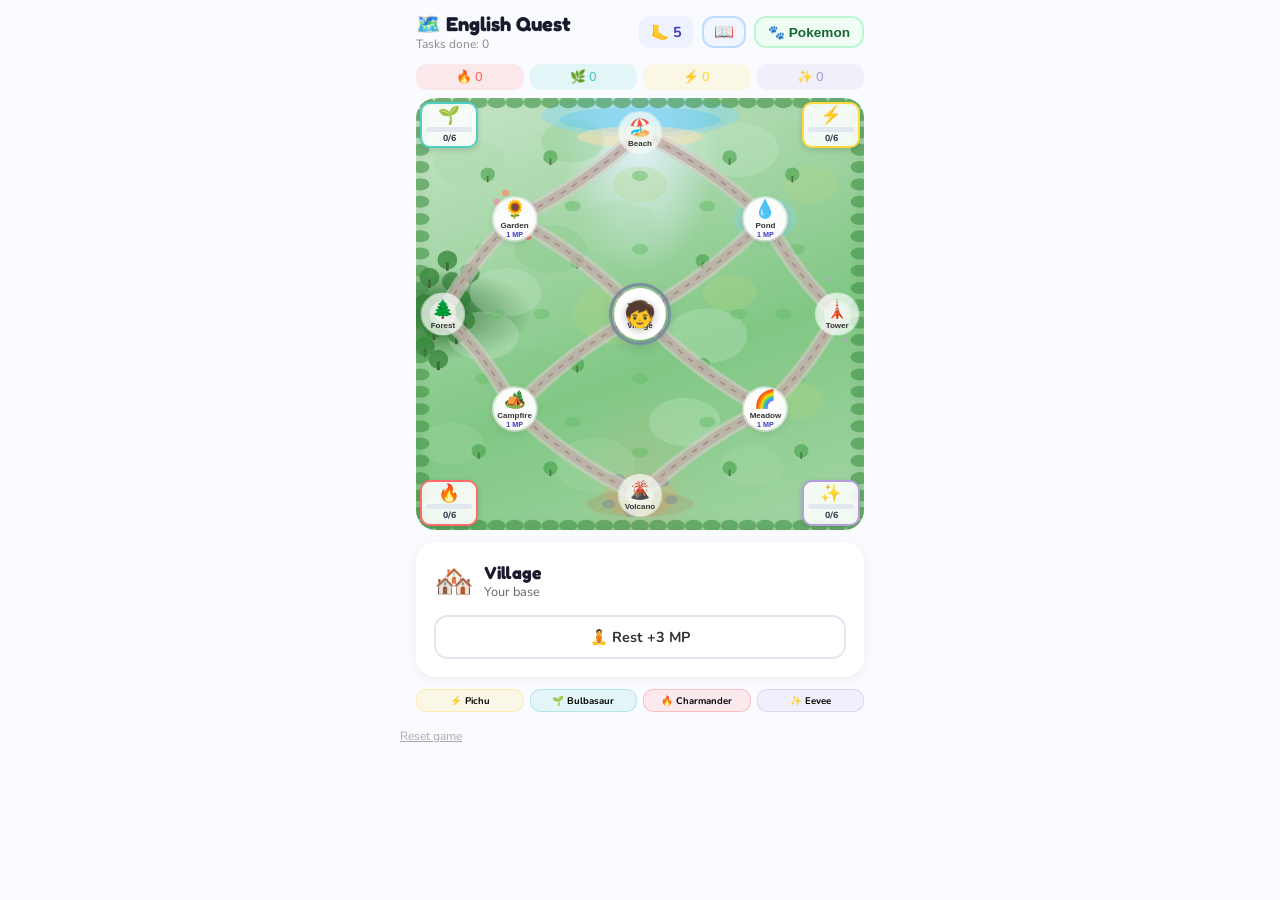
<file: index.html>
<!DOCTYPE html>
<html lang="en">
<head>
  <meta charset="UTF-8">
  <meta name="viewport" content="width=device-width, initial-scale=1.0">
  <meta name="description" content="English Quest - gra do nauki angielskiego">
  <title>English Quest</title>
  <link rel="icon" href="data:image/svg+xml,<svg xmlns='http://www.w3.org/2000/svg' viewBox='0 0 100 100'><text y='.9em' font-size='90'>&#x1F5FA;&#xFE0F;</text></svg>">
  <link rel="preconnect" href="https://fonts.googleapis.com">
  <link rel="preconnect" href="https://fonts.gstatic.com" crossorigin>
  <link href="https://fonts.googleapis.com/css2?family=Fredoka:wght@400;600;700&family=Nunito:wght@400;600;700;800&display=swap" rel="stylesheet">
  <link rel="stylesheet" href="css/style.css">
</head>
<body>
  <div id="app"></div>
  <script type="module" src="js/app.js"></script>
</body>
</html>
</file>
<file: css/style.css>
/* === Reset === */
* {
  margin: 0;
  padding: 0;
  box-sizing: border-box;
}

body {
  font-family: 'Nunito', sans-serif;
  background: #FAFBFF;
  min-height: 100vh;
}

#app {
  max-width: 480px;
  margin: 0 auto;
  min-height: 100vh;
}

/* === Animations === */
.fade-up {
  animation: fadeUp 0.3s ease both;
}

@keyframes fadeUp {
  from {
    opacity: 0;
    transform: translateY(12px);
  }
  to {
    opacity: 1;
    transform: translateY(0);
  }
}

.pulse {
  animation: pulse 1.2s ease-in-out infinite;
}

@keyframes pulse {
  0%, 100% { transform: scale(1); }
  50% { transform: scale(1.06); }
}

@keyframes pop {
  0%   { transform: scale(0); opacity: 0; }
  60%  { transform: scale(1.2); }
  100% { transform: scale(1); opacity: 1; }
}

@keyframes glow {
  0%, 100% { box-shadow: 0 0 8px #ffd70055; }
  50%      { box-shadow: 0 0 24px #ffd700aa; }
}

@keyframes float {
  0%, 100% { transform: translate(-50%, -50%) translateY(0); }
  50%      { transform: translate(-50%, -50%) translateY(-4px); }
}

@keyframes shake {
  0%   { transform: translateX(0); }
  25%  { transform: translateX(-4px); }
  50%  { transform: translateX(4px); }
  75%  { transform: translateX(-2px); }
  100% { transform: translateX(0); }
}

@keyframes successFlash {
  0%   { border-color: #86efac; box-shadow: 0 0 0 3px rgba(134, 239, 172, 0.3); }
  100% { border-color: transparent; box-shadow: 0 2px 12px rgba(0, 0, 0, 0.06); }
}

@keyframes restPulse {
  0%, 100% { border-color: #e2e8f0; }
  50%      { border-color: #4338ca; box-shadow: 0 0 8px rgba(67, 56, 202, 0.2); }
}

/* === Header === */
.header {
  display: flex;
  justify-content: space-between;
  align-items: center;
  padding: 12px 16px;
}

.header h1 {
  font-family: 'Fredoka', sans-serif;
  font-size: 1.25rem;
  font-weight: 700;
  color: #1a1a2e;
}

.header h1 span {
  display: block;
  font-family: 'Nunito', sans-serif;
  font-size: 0.75rem;
  font-weight: 400;
  color: #888;
}

.header-right {
  display: flex;
  align-items: center;
  gap: 8px;
}

.mp-badge {
  display: flex;
  align-items: center;
  gap: 4px;
  background: #eef2ff;
  border-radius: 12px;
  padding: 6px 12px;
  font-weight: 700;
  font-size: 0.9rem;
  color: #4338ca;
}

.btn-pokemon {
  background: #f0fdf4;
  border: 2px solid #bbf7d0;
  border-radius: 12px;
  padding: 6px 12px;
  font-size: 0.85rem;
  font-weight: 700;
  cursor: pointer;
  color: #166534;
}

.btn-phrases {
  background: #eff6ff;
  border: 2px solid #bfdbfe;
  border-radius: 12px;
  padding: 6px 10px;
  font-size: 1rem;
  cursor: pointer;
  line-height: 1;
}

/* === Phrases Panel === */
.phrases-section {
  background: white;
  border-radius: 16px;
  padding: 12px;
  margin-bottom: 10px;
  box-shadow: 0 1px 6px rgba(0,0,0,0.06);
}

.phrases-heading {
  font-family: 'Fredoka', sans-serif;
  font-size: 0.85rem;
  font-weight: 700;
  margin-bottom: 8px;
  padding-bottom: 6px;
  border-bottom: 2px solid #f1f5f9;
}

.phrases-heading--easy { color: #f59e0b; }
.phrases-heading--med { color: #3b82f6; }
.phrases-heading--hard { color: #ef4444; }
.phrases-heading--vocab { color: #8b5cf6; }

.phrases-list {
  display: flex;
  flex-direction: column;
  gap: 6px;
}

.phrases-row {
  padding: 6px 8px;
  background: #f8fafc;
  border-radius: 8px;
  font-size: 0.8rem;
  line-height: 1.5;
  display: flex;
  flex-direction: column;
  gap: 2px;
}

.phrases-sentence {
  color: #1e293b;
}

.phrases-answer {
  color: #16a34a;
  font-weight: 800;
}

.phrases-hint {
  color: #64748b;
  font-size: 0.7rem;
  font-weight: 600;
}

.phrases-starters {
  font-size: 0.75rem;
  color: #475569;
}

.phrases-starters i {
  font-style: italic;
  color: #3b82f6;
}

.phrases-words {
  font-size: 0.7rem;
  color: #94a3b8;
}

.phrases-vocab-grid {
  display: grid;
  grid-template-columns: 1fr 1fr;
  gap: 4px;
}

.phrases-vocab-row {
  display: contents;
}

.phrases-vocab-en {
  padding: 4px 8px;
  background: #eff6ff;
  border-radius: 6px;
  font-size: 0.78rem;
  font-weight: 700;
  color: #1e40af;
}

.phrases-vocab-pl {
  padding: 4px 8px;
  background: #fef2f2;
  border-radius: 6px;
  font-size: 0.78rem;
  font-weight: 600;
  color: #991b1b;
}

/* === Items Bar === */
.items-bar {
  display: flex;
  gap: 6px;
  margin-bottom: 8px;
  padding: 0 16px;
}

.item-badge {
  flex: 1;
  border-radius: 10px;
  text-align: center;
  padding: 4px 0;
  font-size: 0.8rem;
  font-weight: 600;
}

/* === Game Map === */
.game-map {
  position: relative;
  padding-top: 90%;
  background:
    radial-gradient(ellipse at 50% 8%, #e3f2fd 0%, transparent 25%),
    radial-gradient(ellipse at 6% 50%, #1b5e20 0%, transparent 15%),
    radial-gradient(ellipse at 50% 92%, #ff8a6522 0%, transparent 20%),
    linear-gradient(160deg, #c8e6c9 0%, #a5d6a7 30%, #81c784 60%, #a5d6a7 100%);
  border-radius: 20px;
  overflow: hidden;
  margin: 0 16px;
  box-shadow: inset 0 0 20px rgba(0,0,0,0.08);
}

.game-map svg {
  position: absolute;
  top: 0;
  left: 0;
  width: 100%;
  height: 100%;
}

/* === Map Corner Pokemon Badges === */
.map-corner {
  position: absolute;
  width: 58px;
  padding: 3px 4px 4px;
  background: rgba(255, 255, 255, 0.88);
  border: 2px solid;
  border-radius: 10px;
  box-shadow: 0 2px 6px rgba(0, 0, 0, 0.15);
  z-index: 15;
  display: flex;
  flex-direction: column;
  align-items: center;
  gap: 2px;
  backdrop-filter: blur(2px);
}

.map-corner--tl { top: 4px;    left: 4px;   }
.map-corner--tr { top: 4px;    right: 4px;  }
.map-corner--bl { bottom: 4px; left: 4px;   }
.map-corner--br { bottom: 4px; right: 4px;  }

.map-corner__icon {
  font-size: 1.1rem;
  line-height: 1;
}

.map-corner__bar {
  width: 100%;
  height: 5px;
  background: #e2e8f0;
  border-radius: 3px;
  overflow: hidden;
}

.map-corner__fill {
  height: 100%;
  border-radius: 3px;
  transition: width 0.3s;
}

.map-corner__text {
  font-size: 0.55rem;
  font-weight: 800;
  color: #334155;
  line-height: 1;
}

@media (max-width: 360px) {
  .map-corner {
    width: 46px;
    padding: 2px 3px 3px;
  }
  .map-corner__icon {
    font-size: 0.9rem;
  }
  .map-corner__text {
    font-size: 0.5rem;
  }
}

/* === Walking Character === */
.map-character {
  position: absolute;
  font-size: 1.6rem;
  z-index: 20;
  transform: translate(-50%, -50%);
  pointer-events: none;
  filter: drop-shadow(0 2px 4px rgba(0,0,0,0.3));
}

.map-character--walking {
  transition: left 0.5s ease-in-out, top 0.5s ease-in-out;
}

@keyframes bobWalk {
  0%, 100% { transform: translate(-50%, -50%) translateY(0); }
  50%      { transform: translate(-50%, -50%) translateY(-3px); }
}

.map-character--walking {
  animation: bobWalk 0.25s ease-in-out 2;
}

/* === Map Nodes === */
.map-node {
  position: absolute;
  border-radius: 50%;
  border: none;
  display: flex;
  flex-direction: column;
  align-items: center;
  justify-content: center;
  transition: transform 0.2s, box-shadow 0.2s;
  cursor: pointer;
  font-size: 1.1rem;
  padding: 0;
}

.map-node:hover:not(.map-node--locked) {
  transform: translate(-50%, -50%) scale(1.1);
}

.map-node--current {
  width: 52px;
  height: 52px;
  background: white;
  box-shadow: 0 4px 16px rgba(0, 0, 0, 0.2);
  z-index: 10;
  animation: float 3s ease-in-out infinite;
}

.map-node--reachable {
  width: 42px;
  height: 42px;
  background: rgba(255, 255, 255, 0.9);
  box-shadow: 0 2px 8px rgba(0, 0, 0, 0.12), 0 0 0 2px rgba(255,255,255,0.5);
}

.map-node--locked {
  width: 42px;
  height: 42px;
  background: rgba(255, 255, 255, 0.4);
  cursor: default;
}

.map-node__label {
  font-size: 0.5rem;
  font-weight: 700;
  color: #333;
  white-space: nowrap;
  margin-top: 1px;
}

.map-node__mp {
  font-size: 0.45rem;
  font-weight: 600;
  color: #4338ca;
}

/* pin removed — character emoji replaces it */

/* === Location Card === */
.loc-card {
  background: white;
  border-radius: 20px;
  padding: 16px;
  box-shadow: 0 2px 12px rgba(0, 0, 0, 0.06);
  margin: 12px 16px;
  border: 2px solid transparent;
  transition: border-color 0.3s, box-shadow 0.3s;
}

.loc-card--success {
  animation: successFlash 1s ease forwards;
}

.loc-card--fail {
  animation: shake 0.3s ease;
}

.loc-card__header {
  display: flex;
  align-items: center;
  gap: 10px;
  margin-bottom: 12px;
}

.loc-card__icon {
  font-size: 2rem;
}

.loc-card__info h2 {
  font-family: 'Fredoka', sans-serif;
  font-size: 1.1rem;
  font-weight: 700;
  color: #1a1a2e;
}

.loc-card__info p {
  font-size: 0.8rem;
  color: #666;
}

.loc-card__actions {
  display: flex;
  flex-direction: column;
  gap: 8px;
}

/* === Buttons === */
.btn-primary {
  padding: 10px 20px;
  border-radius: 14px;
  border: none;
  color: white;
  font-weight: 700;
  cursor: pointer;
  font-size: 0.9rem;
  font-family: 'Nunito', sans-serif;
  transition: opacity 0.2s;
  min-height: 44px;
}

.btn-primary:hover {
  opacity: 0.9;
}

.btn-secondary {
  padding: 10px 20px;
  border-radius: 14px;
  border: 2px solid #e2e8f0;
  background: white;
  font-weight: 700;
  cursor: pointer;
  font-size: 0.9rem;
  font-family: 'Nunito', sans-serif;
  color: #333;
  transition: background 0.2s, border-color 0.3s, box-shadow 0.3s;
  min-height: 44px;
}

.btn-secondary.rest-pulse {
  animation: restPulse 1.5s ease-in-out infinite;
}

.btn-secondary:hover {
  background: #f8fafc;
}

/* === Pokemon Mini Status === */
.poke-status {
  display: flex;
  gap: 6px;
  padding: 0 16px;
  margin-top: 8px;
  justify-content: center;
}

.poke-mini-badge {
  flex: 1;
  text-align: center;
  border-radius: 10px;
  padding: 4px 0;
  font-size: 0.6rem;
  font-weight: 700;
  border: 1.5px solid;
}

/* === Pokemon Panel === */
.poke-grid {
  display: grid;
  grid-template-columns: 1fr 1fr;
  gap: 10px;
  margin-top: 8px;
}

.poke-card {
  border-radius: 16px;
  padding: 12px;
  display: flex;
  flex-direction: column;
  align-items: center;
  gap: 4px;
}

.poke-card__icon {
  font-size: 1.6rem;
}

.poke-card__name {
  font-family: 'Fredoka', sans-serif;
  font-weight: 700;
  font-size: 0.85rem;
  color: #1a1a2e;
}

.poke-card__dots {
  display: flex;
  align-items: center;
  gap: 4px;
}

.poke-dot {
  width: 8px;
  height: 8px;
  border-radius: 50%;
  display: inline-block;
}

.poke-card__stage-label {
  font-size: 0.6rem;
  color: #888;
  margin-left: 4px;
}

.poke-bar-wrap {
  width: 100%;
  margin-top: 4px;
}

.poke-bar {
  width: 100%;
  height: 6px;
  background: #e2e8f0;
  border-radius: 3px;
  overflow: hidden;
}

.poke-bar__fill {
  height: 100%;
  border-radius: 3px;
  transition: width 0.3s;
}

.poke-bar__text {
  font-size: 0.65rem;
  font-weight: 700;
  color: #666;
  text-align: center;
  margin-top: 2px;
}

.poke-evolve-btn {
  margin-top: 6px;
  padding: 6px 14px;
  border-radius: 10px;
  border: none;
  color: white;
  font-weight: 700;
  font-size: 0.8rem;
  font-family: 'Nunito', sans-serif;
  cursor: pointer;
}

.poke-card__max {
  font-size: 0.85rem;
  font-weight: 800;
  color: #f59e0b;
  margin-top: 4px;
}

.poke-milestone {
  margin-top: 4px;
  padding: 3px 6px;
  border-radius: 6px;
  border: 1.5px solid #e2e8f0;
  font-size: 0.55rem;
  font-weight: 700;
  text-align: center;
  width: 100%;
}

.poke-milestone--done {
  background: white;
}

.milestone-popup-badge {
  display: inline-block;
  font-size: 2rem;
  padding: 12px 16px;
  border-radius: 16px;
  border: 3px solid;
  margin-bottom: 12px;
}

.milestone-popup-desc {
  font-size: 0.8rem;
  color: #888;
  margin-bottom: 16px;
}

.poke-collect-hint {
  text-align: center;
  font-size: 0.75rem;
  color: #aaa;
  margin-top: 12px;
}

/* === Evolution Popup === */
.popup-overlay {
  position: fixed;
  inset: 0;
  background: rgba(0, 0, 0, 0.6);
  z-index: 999;
  display: flex;
  align-items: center;
  justify-content: center;
}

.popup-card {
  background: white;
  border-radius: 24px;
  padding: 32px;
  text-align: center;
  max-width: 280px;
  animation: pop 0.5s ease;
}

.popup-title {
  font-family: 'Fredoka', sans-serif;
  font-size: 1.2rem;
  font-weight: 700;
  color: #1a1a2e;
  margin-bottom: 16px;
}

.popup-icon {
  font-size: 3rem;
  margin-bottom: 12px;
}

.glow {
  animation: glow 1.5s infinite;
  display: inline-block;
  border-radius: 50%;
  padding: 8px;
}

.popup-name {
  font-family: 'Fredoka', sans-serif;
  font-size: 1.3rem;
  font-weight: 700;
  margin-bottom: 20px;
}

.popup-close-btn {
  width: 100%;
}

/* === Reset Link === */
.reset-link {
  display: block;
  text-align: center;
  margin: 16px 0 24px;
  font-size: 0.75rem;
  color: #aaa;
  cursor: pointer;
  background: none;
  border: none;
  font-family: 'Nunito', sans-serif;
  text-decoration: underline;
}

.reset-link:hover {
  color: #666;
}

/* === Task Card === */
.task-card {
  background: white;
  border-radius: 20px;
  padding: 16px;
  box-shadow: 0 2px 12px rgba(0, 0, 0, 0.06);
  margin-top: 8px;
}

.task-card__header {
  display: flex;
  justify-content: space-between;
  align-items: center;
  margin-bottom: 14px;
}

.task-card__loc {
  display: flex;
  align-items: center;
  gap: 6px;
  font-family: 'Fredoka', sans-serif;
  font-weight: 700;
  font-size: 1rem;
  color: #1a1a2e;
}

.task-card__loc-icon {
  font-size: 1.3rem;
}

.task-diff-badge {
  border-radius: 8px;
  padding: 3px 10px;
  font-size: 0.75rem;
  font-weight: 700;
}

/* === Task Content === */
.task-content {
  margin-bottom: 14px;
}

.task-prompt {
  font-size: 0.8rem;
  color: #666;
  margin-bottom: 10px;
  font-weight: 600;
}

.task-sentence {
  font-size: 1.1rem;
  font-weight: 700;
  color: #1a1a2e;
  margin-bottom: 16px;
  line-height: 1.6;
}

.task-gap {
  display: inline-block;
  border-bottom: 3px solid #cbd5e1;
  min-width: 60px;
  text-align: center;
  font-weight: 800;
  transition: color 0.2s;
}

.task-options {
  display: grid;
  grid-template-columns: 1fr 1fr;
  gap: 8px;
}

.task-opt-btn {
  padding: 10px 8px;
  border-radius: 12px;
  border: 2px solid #e2e8f0;
  background: white;
  font-size: 0.95rem;
  font-weight: 700;
  font-family: 'Nunito', sans-serif;
  cursor: pointer;
  transition: background 0.2s, border-color 0.2s;
  color: #333;
  min-height: 44px;
}

.task-opt-btn:hover:not(:disabled) {
  background: #f8fafc;
}

.task-opt-btn:disabled {
  cursor: default;
  opacity: 0.85;
}

/* === Medium Task === */
.task-hint {
  font-size: 0.9rem;
  color: #555;
  margin-bottom: 12px;
  font-weight: 600;
}

.task-word-target {
  font-size: 0.75rem;
  color: #94a3b8;
  font-weight: 700;
}

.task-build-zone {
  min-height: 44px;
  border: 2px dashed #cbd5e1;
  border-radius: 12px;
  padding: 8px;
  margin-bottom: 12px;
  display: flex;
  flex-wrap: wrap;
  gap: 6px;
  align-items: center;
  transition: background 0.3s, border-color 0.3s;
}

.task-build-placeholder {
  font-size: 0.8rem;
  color: #aaa;
  font-style: italic;
}

.task-build-word {
  padding: 5px 12px;
  border-radius: 8px;
  border: 1.5px solid;
  font-size: 0.85rem;
  font-weight: 700;
  font-family: 'Nunito', sans-serif;
  cursor: pointer;
  transition: opacity 0.15s;
}

.task-build-word:hover {
  opacity: 0.7;
}

.task-word-pool {
  display: flex;
  flex-wrap: wrap;
  gap: 6px;
  margin-bottom: 14px;
}

.task-pool-word {
  padding: 5px 12px;
  border-radius: 8px;
  border: 1.5px solid;
  background: white;
  font-size: 0.85rem;
  font-weight: 700;
  font-family: 'Nunito', sans-serif;
  cursor: pointer;
  transition: opacity 0.15s;
}

.task-pool-word:hover {
  opacity: 0.7;
}

/* === Correct Answer Feedback === */
.task-correct-answer {
  margin-top: 10px;
  padding: 8px 12px;
  background: #f0fdf4;
  border: 2px solid #86efac;
  border-radius: 10px;
  font-size: 0.85rem;
  color: #166534;
  line-height: 1.5;
  animation: fadeUp 0.3s ease both;
}

.task-correct-label {
  display: block;
  font-size: 0.7rem;
  font-weight: 700;
  color: #15803d;
  margin-bottom: 2px;
}

.task-partial-answer {
  margin-top: 10px;
  padding: 8px 12px;
  background: #fefce8;
  border: 2px solid #fde047;
  border-radius: 10px;
  font-size: 0.85rem;
  color: #854d0e;
  line-height: 1.5;
  animation: fadeUp 0.3s ease both;
}

.task-partial-label {
  display: block;
  font-size: 0.7rem;
  font-weight: 700;
  color: #a16207;
  margin-bottom: 2px;
}

.task-check-btn {
  width: 100%;
  margin-top: 4px;
}

.task-retry-btn {
  width: 100%;
  margin-top: 8px;
  text-align: center;
  animation: fadeUp 0.3s ease both;
}

.task-close-btn {
  width: 100%;
  margin-top: 8px;
  text-align: center;
}

/* === Hard Task === */
.task-hard-question {
  font-size: 1rem;
  font-weight: 700;
  color: #1a1a2e;
  margin-bottom: 12px;
  line-height: 1.5;
}

.task-helper-label {
  font-size: 0.75rem;
  font-weight: 700;
  color: #888;
  text-transform: uppercase;
  letter-spacing: 0.5px;
  margin-bottom: 6px;
  margin-top: 10px;
}

.task-starters {
  display: flex;
  flex-wrap: wrap;
  gap: 6px;
  margin-bottom: 6px;
}

.task-starter-btn {
  padding: 5px 10px;
  border-radius: 8px;
  border: 1.5px solid #e2e8f0;
  background: white;
  font-size: 0.8rem;
  font-weight: 600;
  font-family: 'Nunito', sans-serif;
  cursor: pointer;
  transition: background 0.15s, border-color 0.15s;
  color: #333;
}

.task-starter-btn:hover {
  background: #f8fafc;
}

.task-word-bank {
  display: flex;
  flex-wrap: wrap;
  gap: 6px;
  margin-bottom: 10px;
}

.task-wb-btn {
  padding: 4px 10px;
  border-radius: 8px;
  border: 1.5px solid;
  background: white;
  font-size: 0.8rem;
  font-weight: 600;
  font-family: 'Nunito', sans-serif;
  cursor: pointer;
  transition: opacity 0.15s;
}

.task-wb-btn:hover {
  opacity: 0.7;
}

.task-textarea {
  width: 100%;
  min-height: 50px;
  border: 2px solid #e2e8f0;
  border-radius: 12px;
  padding: 10px;
  font-size: 16px;
  font-family: 'Nunito', sans-serif;
  resize: vertical;
  outline: none;
  transition: border-color 0.2s;
}

.task-textarea:focus {
  border-color: #a5b4fc;
}

.task-word-count {
  text-align: right;
  font-size: 0.7rem;
  color: #aaa;
  margin-top: 4px;
  margin-bottom: 8px;
  transition: color 0.2s;
}

.task-word-count--ok {
  color: #16a34a;
}

/* === Difficulty Badge on Do Task Button === */
.btn-diff-stars {
  font-size: 0.7rem;
  margin-left: 4px;
  opacity: 0.85;
}

/* === Vocab Rest Game === */
.vocab-title {
  font-family: 'Fredoka', sans-serif;
  font-size: 1rem;
  font-weight: 700;
  color: #1a1a2e;
  margin-bottom: 4px;
}

.vocab-hint {
  font-size: 0.8rem;
  color: #888;
  margin-bottom: 12px;
}

.vocab-columns {
  display: flex;
  gap: 10px;
  margin-bottom: 12px;
}

.vocab-col {
  flex: 1;
  display: flex;
  flex-direction: column;
  gap: 6px;
}

.vocab-col-header {
  font-size: 0.65rem;
  font-weight: 800;
  color: #aaa;
  text-transform: uppercase;
  letter-spacing: 1px;
  text-align: center;
  margin-bottom: 2px;
}

.vocab-word {
  padding: 8px 6px;
  border-radius: 10px;
  border: 2px solid #e2e8f0;
  background: white;
  font-size: 0.85rem;
  font-weight: 700;
  font-family: 'Nunito', sans-serif;
  cursor: pointer;
  transition: background 0.2s, color 0.2s, opacity 0.2s, border-color 0.2s;
  text-align: center;
  color: #333;
}

.vocab-word:hover:not(:disabled) {
  border-color: #a5b4fc;
}

.vocab-word:disabled {
  cursor: default;
}

.vocab-word--selected {
  border-color: transparent;
}

.vocab-reward {
  text-align: center;
  font-size: 0.8rem;
  color: #4338ca;
  font-weight: 700;
}

/* === No MP Banner === */
.no-mp-banner {
  margin: 0 16px 8px;
  padding: 8px 12px;
  border-radius: 12px;
  background: #fef3c7;
  color: #92400e;
  font-size: 0.8rem;
  font-weight: 700;
  text-align: center;
}

/* === Responsive === */
@media (max-width: 360px) {
  .map-node__label {
    font-size: 0.4rem;
  }

  .map-node__mp {
    font-size: 0.35rem;
  }

  .map-node--current {
    width: 44px;
    height: 44px;
    font-size: 0.95rem;
  }

  .map-node--reachable,
  .map-node--locked {
    width: 36px;
    height: 36px;
    font-size: 0.9rem;
  }

  .poke-mini-badge {
    font-size: 0.5rem;
    padding: 3px 0;
  }

  .map-character {
    font-size: 1.3rem;
  }
}
</file>
